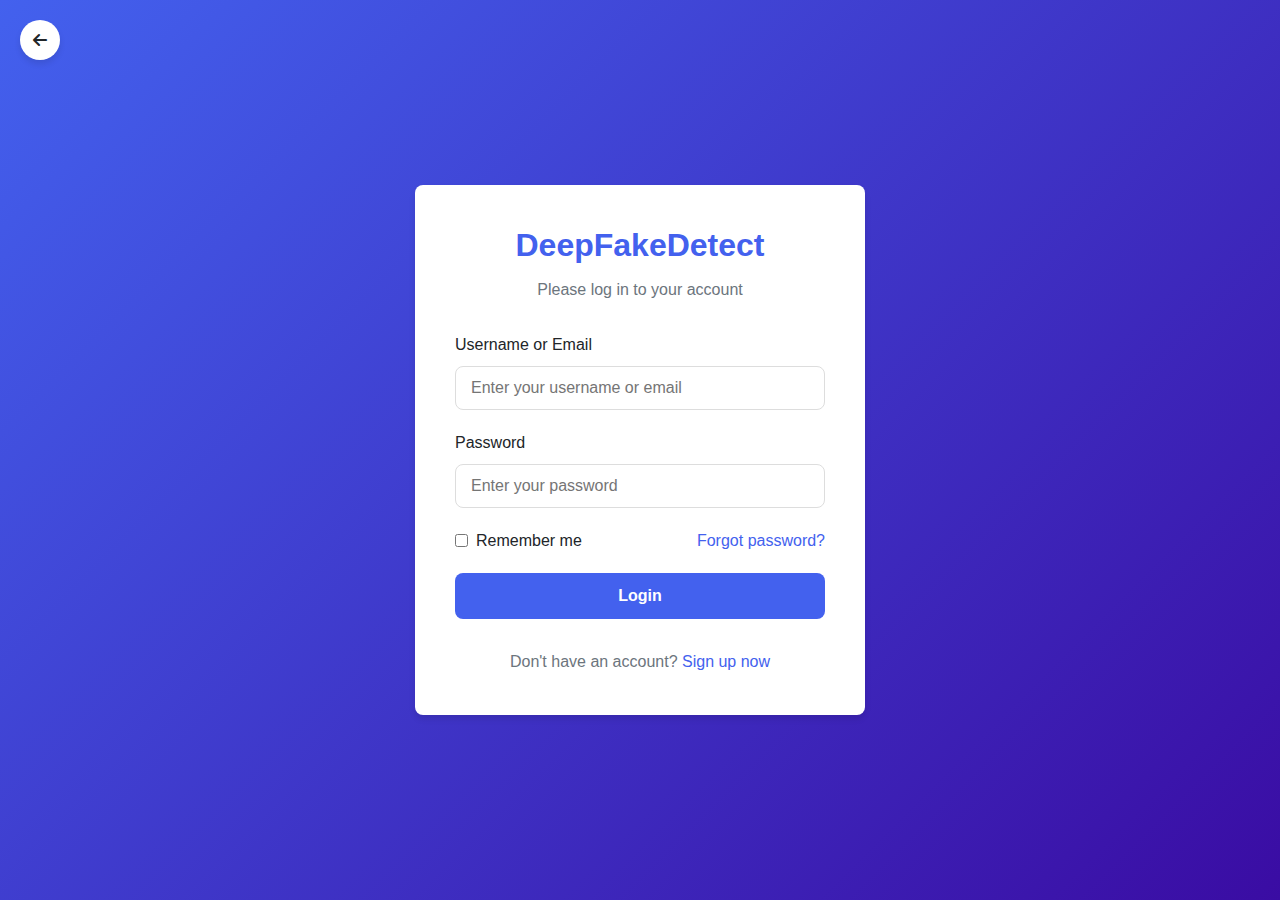
<file: login.html>
<!DOCTYPE html>
<html lang="en">
<head>
    <meta charset="UTF-8">
    <meta name="viewport" content="width=device-width, initial-scale=1.0">
    <title>Login - DeepFake Detection</title>
    <link rel="stylesheet" href="css/style.css">
    <link rel="stylesheet" href="https://cdnjs.cloudflare.com/ajax/libs/font-awesome/6.0.0/css/all.min.css">
    <style>
        .login-section {
            display: flex;
            justify-content: center;
            align-items: center;
            min-height: 100vh;
            background: linear-gradient(135deg, #4361ee 0%, #3a0ca3 100%);
            padding: 20px;
        }
        
        .login-container {
            background-color: white;
            border-radius: var(--border-radius);
            box-shadow: var(--box-shadow);
            width: 100%;
            max-width: 450px;
            padding: 40px;
        }
        
        .login-header {
            text-align: center;
            margin-bottom: 30px;
        }
        
        .login-header h1 {
            color: var(--primary-color);
            margin-bottom: 10px;
        }
        
        .login-header p {
            color: var(--gray-color);
        }
        
        .login-form .form-group {
            margin-bottom: 20px;
        }
        
        .login-form .form-group label {
            display: block;
            margin-bottom: 8px;
            font-weight: 500;
        }
        
        .login-form .form-group input {
            width: 100%;
            padding: 12px 15px;
            border: 1px solid #ddd;
            border-radius: var(--border-radius);
            font-size: 16px;
            transition: var(--transition);
        }
        
        .login-form .form-group input:focus {
            border-color: var(--primary-color);
            outline: none;
        }
        
        .login-form .options {
            display: flex;
            justify-content: space-between;
            align-items: center;
            margin-bottom: 20px;
        }
        
        .login-form .remember-me {
            display: flex;
            align-items: center;
        }
        
        .login-form .remember-me input {
            margin-right: 8px;
        }
        
        .login-form button {
            width: 100%;
            padding: 14px;
            font-size: 16px;
            font-weight: 600;
        }
        
        .login-footer {
            text-align: center;
            margin-top: 30px;
            color: var(--gray-color);
        }
        
        .login-footer a {
            color: var(--primary-color);
            font-weight: 500;
        }
        
        .go-back {
            position: absolute;
            top: 20px;
            left: 20px;
            background-color: white;
            color: var(--dark-color);
            width: 40px;
            height: 40px;
            border-radius: 50%;
            display: flex;
            justify-content: center;
            align-items: center;
            box-shadow: var(--box-shadow);
            transition: var(--transition);
        }
        
        .go-back:hover {
            transform: translateY(-3px);
        }
    </style>
</head>
<body>
    <a href="index.html" class="go-back">
        <i class="fas fa-arrow-left"></i>
    </a>
    
    <section class="login-section">
        <div class="login-container">
            <div class="login-header">
                <h1>DeepFake<span>Detect</span></h1>
                <p>Please log in to your account</p>
            </div>
            
            <form class="login-form">
                <div class="form-group">
                    <label for="username">Username or Email</label>
                    <input type="text" id="username" placeholder="Enter your username or email">
                </div>
                
                <div class="form-group">
                    <label for="password">Password</label>
                    <input type="password" id="password" placeholder="Enter your password">
                </div>
                
                <div class="options">
                    <div class="remember-me">
                        <input type="checkbox" id="remember">
                        <label for="remember">Remember me</label>
                    </div>
                    
                    <a href="#">Forgot password?</a>
                </div>
                
                <button type="submit" class="btn-primary">Login</button>
            </form>
            
            <div class="login-footer">
                <p>Don't have an account? <a href="#">Sign up now</a></p>
            </div>
        </div>
    </section>
    
    <script>
        // Simple form validation
        document.querySelector('.login-form').addEventListener('submit', function(e) {
            e.preventDefault();
            
            const username = document.getElementById('username').value;
            const password = document.getElementById('password').value;
            
            if (!username || !password) {
                alert('Please fill in all required fields');
                return;
            }
            
            // In a real application, this would send to server for verification
            // This is just for demonstration
            alert('Login functionality is under development. Please check back later!');
        });
    </script>
</body>
</html>
</file>
<file: css/style.css>
/* Global Styles */
:root {
    --primary-color: #4361ee;
    --secondary-color: #3a0ca3;
    --accent-color: #f72585;
    --light-color: #f8f9fa;
    --dark-color: #212529;
    --gray-color: #6c757d;
    --success-color: #4bb543;
    --error-color: #ff3333;
    --border-radius: 8px;
    --box-shadow: 0 4px 6px rgba(0, 0, 0, 0.1);
    --transition: all 0.3s ease;
}

* {
    margin: 0;
    padding: 0;
    box-sizing: border-box;
}

body {
    font-family: 'Segoe UI', 'Helvetica Neue', Arial, sans-serif;
    line-height: 1.6;
    color: var(--dark-color);
    background-color: #f9fafb;
}

.container {
    width: 100%;
    max-width: 1200px;
    margin: 0 auto;
    padding: 0 20px;
}

h1, h2, h3, h4, h5, h6 {
    font-weight: 600;
    line-height: 1.3;
    margin-bottom: 15px;
}

a {
    text-decoration: none;
    color: var(--primary-color);
    transition: var(--transition);
}

a:hover {
    color: var(--secondary-color);
}

img {
    max-width: 100%;
}

section {
    padding: 80px 0;
}

.btn-primary, .btn-secondary, .btn-upload, .btn-url {
    display: inline-block;
    padding: 12px 24px;
    border: none;
    border-radius: var(--border-radius);
    font-weight: 600;
    cursor: pointer;
    transition: var(--transition);
    font-size: 16px;
    text-align: center;
}

.btn-primary {
    background-color: var(--primary-color);
    color: white;
}

.btn-primary:hover {
    background-color: var(--secondary-color);
    transform: translateY(-2px);
}

.btn-secondary {
    background-color: white;
    color: var(--primary-color);
    border: 2px solid var(--primary-color);
}

.btn-secondary:hover {
    background-color: var(--primary-color);
    color: white;
    transform: translateY(-2px);
}

.btn-upload, .btn-url {
    background-color: var(--primary-color);
    color: white;
    padding: 10px 20px;
}

/* Navigation Bar */
header {
    background-color: white;
    box-shadow: 0 2px 10px rgba(0, 0, 0, 0.1);
    position: fixed;
    width: 100%;
    top: 0;
    left: 0;
    z-index: 100;
}

header .container {
    display: flex;
    justify-content: space-between;
    align-items: center;
    padding: 20px;
}

.logo h1 {
    font-size: 24px;
    margin: 0;
    color: var(--primary-color);
}

.logo span {
    color: var(--accent-color);
}

nav ul {
    display: flex;
    list-style: none;
}

nav ul li {
    margin-left: 25px;
}

nav ul li a {
    color: var(--dark-color);
    font-weight: 500;
}

nav ul li a:hover {
    color: var(--primary-color);
}

nav ul li a.btn-primary {
    color: white;
    padding: 8px 16px;
}

/* Hero Section */
.hero {
    background: linear-gradient(135deg, #4361ee 0%, #3a0ca3 100%);
    color: white;
    padding: 140px 0 80px;
    text-align: center;
}

.hero-content {
    max-width: 800px;
    margin: 0 auto;
}

.hero h2 {
    font-size: 42px;
    margin-bottom: 15px;
}

.hero h3 {
    font-size: 24px;
    font-weight: 400;
    margin-bottom: 20px;
}

.hero p {
    font-size: 18px;
    margin-bottom: 40px;
    opacity: 0.9;
}

.hero .highlight {
    color: var(--accent-color);
    font-weight: 700;
}

/* Upload Container */
.upload-container {
    background-color: white;
    border-radius: var(--border-radius);
    padding: 30px;
    max-width: 700px;
    margin: 0 auto;
    box-shadow: var(--box-shadow);
}

.upload-box {
    border: 2px dashed #ccc;
    border-radius: var(--border-radius);
    padding: 40px;
    text-align: center;
    margin-bottom: 20px;
    transition: var(--transition);
}

.upload-box:hover {
    border-color: var(--primary-color);
}

.upload-box i {
    font-size: 48px;
    color: var(--primary-color);
    margin-bottom: 15px;
}

.upload-box p {
    margin-bottom: 20px;
    color: var(--gray-color);
}

.upload-box input[type="file"] {
    display: none;
}

.or-divider {
    display: flex;
    align-items: center;
    color: var(--gray-color);
    margin: 20px 0;
}

.or-divider::before,
.or-divider::after {
    content: "";
    flex: 1;
    border-bottom: 1px solid #ddd;
}

.or-divider span {
    padding: 0 10px;
}

.url-input {
    display: flex;
    margin-top: 20px;
}

.url-input input {
    flex: 1;
    padding: 12px 15px;
    border: 1px solid #ddd;
    border-radius: var(--border-radius) 0 0 var(--border-radius);
    font-size: 16px;
}

.url-input button {
    border-radius: 0 var(--border-radius) var(--border-radius) 0;
}

/* Features Section */
.features {
    background-color: white;
}

.features h2, .how-it-works h2, .use-cases h2, .testimonials h2, .pricing h2, .blog h2, .contact h2, .papers h2, .about-us h2 {
    text-align: center;
    font-size: 32px;
    margin-bottom: 50px;
}

.feature-grid {
    display: grid;
    grid-template-columns: repeat(auto-fit, minmax(250px, 1fr));
    gap: 30px;
}

.feature-card {
    background-color: #f8f9fa;
    padding: 30px;
    border-radius: var(--border-radius);
    text-align: center;
    transition: var(--transition);
}

.feature-card:hover {
    transform: translateY(-10px);
    box-shadow: var(--box-shadow);
}

.feature-card i {
    font-size: 36px;
    color: var(--primary-color);
    margin-bottom: 20px;
}

.feature-card h3 {
    font-size: 20px;
    margin-bottom: 15px;
}

/* How It Works Section */
.how-it-works {
    background-color: #f8f9fa;
}

.steps {
    display: flex;
    justify-content: space-between;
    max-width: 900px;
    margin: 0 auto;
}

.step {
    text-align: center;
    padding: 0 20px;
    flex: 1;
}

.step-number {
    display: flex;
    align-items: center;
    justify-content: center;
    width: 60px;
    height: 60px;
    background-color: var(--primary-color);
    color: white;
    border-radius: 50%;
    font-size: 24px;
    font-weight: bold;
    margin: 0 auto 20px;
}

/* Use Cases Section */
.case-grid {
    display: grid;
    grid-template-columns: repeat(auto-fit, minmax(250px, 1fr));
    gap: 30px;
}

.case-card {
    background-color: white;
    padding: 30px;
    border-radius: var(--border-radius);
    text-align: center;
    box-shadow: var(--box-shadow);
    transition: var(--transition);
}

.case-card:hover {
    transform: translateY(-5px);
}

.case-card i {
    font-size: 36px;
    color: var(--accent-color);
    margin-bottom: 20px;
}

/* Research Papers Section */
.papers {
    background-color: #f8f9fa;
}

.paper-grid {
    display: grid;
    grid-template-columns: repeat(auto-fit, minmax(300px, 1fr));
    gap: 30px;
    max-width: 1100px;
    margin: 0 auto;
}

.paper-card {
    background-color: white;
    border-radius: var(--border-radius);
    overflow: hidden;
    box-shadow: var(--box-shadow);
    transition: var(--transition);
}

.paper-card:hover {
    transform: translateY(-10px);
}

.paper-image {
    height: 200px;
    overflow: hidden;
}

.paper-image img {
    width: 100%;
    height: 100%;
    object-fit: cover;
    transition: var(--transition);
}

.paper-card:hover .paper-image img {
    transform: scale(1.05);
}

.paper-content {
    padding: 25px;
}

.paper-content h3 {
    font-size: 18px;
    margin-bottom: 15px;
    line-height: 1.4;
}

.paper-content p {
    color: var(--gray-color);
    margin-bottom: 20px;
    font-size: 14px;
}

.paper-content .read-more {
    display: inline-block;
    font-weight: 600;
    color: var(--primary-color);
}

/* About Us Section */
.about-us {
    background-color: white;
}

.about-content {
    max-width: 900px;
    margin: 0 auto;
    line-height: 1.8;
}

.about-content p {
    margin-bottom: 30px;
    font-size: 16px;
}

.about-address {
    background-color: #f8f9fa;
    padding: 25px;
    border-radius: var(--border-radius);
    margin-top: 30px;
}

.about-address h3 {
    margin-bottom: 15px;
    font-size: 18px;
}

.about-address p {
    margin-bottom: 10px;
}

/* Testimonials Section */
.testimonials {
    background: linear-gradient(135deg, #f8f9fa 0%, #e9ecef 100%);
}

.testimonial-slider {
    max-width: 800px;
    margin: 0 auto;
}

.testimonial {
    background-color: white;
    padding: 30px;
    border-radius: var(--border-radius);
    box-shadow: var(--box-shadow);
    margin: 10px;
}

.testimonial p {
    font-style: italic;
    margin-bottom: 20px;
    font-size: 18px;
}

.author {
    display: flex;
    align-items: center;
}

.author img {
    width: 60px;
    height: 60px;
    border-radius: 50%;
    margin-right: 15px;
    object-fit: cover;
}

.author-info h4 {
    margin-bottom: 5px;
}

.author-info p {
    margin: 0;
    color: var(--gray-color);
    font-style: normal;
    font-size: 14px;
}

/* Pricing Section */
.pricing-grid {
    display: grid;
    grid-template-columns: repeat(auto-fit, minmax(300px, 1fr));
    gap: 30px;
    max-width: 1100px;
    margin: 0 auto;
}

.pricing-card {
    background-color: white;
    border-radius: var(--border-radius);
    padding: 40px 30px;
    text-align: center;
    box-shadow: var(--box-shadow);
    position: relative;
    transition: var(--transition);
}

.pricing-card:hover {
    transform: translateY(-10px);
}

.pricing-card.featured {
    border: 2px solid var(--primary-color);
    transform: scale(1.05);
}

.pricing-card.featured:hover {
    transform: scale(1.05) translateY(-10px);
}

.popular {
    position: absolute;
    top: -15px;
    left: 50%;
    transform: translateX(-50%);
    background-color: var(--accent-color);
    color: white;
    padding: 5px 15px;
    border-radius: 20px;
    font-size: 14px;
    font-weight: 600;
}

.price {
    font-size: 42px;
    font-weight: 700;
    margin: 20px 0;
    color: var(--primary-color);
}

.price span {
    font-size: 16px;
    font-weight: 400;
    color: var(--gray-color);
}

.pricing-card ul {
    list-style: none;
    margin: 30px 0;
}

.pricing-card ul li {
    margin: 15px 0;
    display: flex;
    align-items: center;
    justify-content: center;
}

.pricing-card ul li i {
    margin-right: 10px;
}

.pricing-card ul li i.fa-check {
    color: var(--success-color);
}

.pricing-card ul li i.fa-times {
    color: var(--error-color);
}

/* Blog Section */
.blog-grid {
    display: grid;
    grid-template-columns: repeat(auto-fit, minmax(300px, 1fr));
    gap: 30px;
}

.blog-card {
    background-color: white;
    border-radius: var(--border-radius);
    overflow: hidden;
    box-shadow: var(--box-shadow);
    transition: var(--transition);
}

.blog-card:hover {
    transform: translateY(-10px);
}

.blog-card img {
    width: 100%;
    height: 200px;
    object-fit: cover;
}

.blog-content {
    padding: 20px;
}

.date {
    display: block;
    color: var(--gray-color);
    margin-bottom: 10px;
    font-size: 14px;
}

.blog-content h3 {
    font-size: 20px;
    margin-bottom: 10px;
}

.blog-content p {
    margin-bottom: 15px;
    color: var(--gray-color);
}

.read-more {
    color: var(--primary-color);
    font-weight: 600;
}

/* Contact Section */
.contact {
    background-color: #f8f9fa;
}

.contact-content {
    display: grid;
    grid-template-columns: 1fr 2fr;
    gap: 50px;
}

.contact-info {
    display: flex;
    flex-direction: column;
    justify-content: center;
}

.info-item {
    display: flex;
    align-items: center;
    margin-bottom: 25px;
}

.info-item i {
    font-size: 24px;
    color: var(--primary-color);
    margin-right: 15px;
}

.contact-form {
    background-color: white;
    padding: 30px;
    border-radius: var(--border-radius);
    box-shadow: var(--box-shadow);
}

.form-group {
    margin-bottom: 20px;
}

.form-group input, .form-group select, .form-group textarea {
    width: 100%;
    padding: 12px 15px;
    border: 1px solid #ddd;
    border-radius: var(--border-radius);
    font-size: 16px;
    transition: var(--transition);
}

.form-group input:focus, .form-group select:focus, .form-group textarea:focus {
    border-color: var(--primary-color);
    outline: none;
}

.form-group textarea {
    height: 150px;
    resize: vertical;
}

/* Footer Section */
footer {
    background-color: var(--dark-color);
    color: white;
    padding: 60px 0 20px;
}

.footer-grid {
    display: grid;
    grid-template-columns: repeat(auto-fit, minmax(200px, 1fr));
    gap: 40px;
    margin-bottom: 40px;
}

.footer-col h3, .footer-col h4 {
    margin-bottom: 20px;
    color: white;
}

.footer-col p {
    color: rgba(255, 255, 255, 0.7);
    margin-bottom: 20px;
}

.social-icons {
    display: flex;
}

.social-icons a {
    display: flex;
    align-items: center;
    justify-content: center;
    width: 40px;
    height: 40px;
    background-color: rgba(255, 255, 255, 0.1);
    border-radius: 50%;
    margin-right: 10px;
    color: white;
    transition: var(--transition);
}

.social-icons a:hover {
    background-color: var(--primary-color);
    transform: translateY(-3px);
}

.footer-col ul {
    list-style: none;
}

.footer-col ul li {
    margin-bottom: 10px;
}

.footer-col ul li a {
    color: rgba(255, 255, 255, 0.7);
}

.footer-col ul li a:hover {
    color: white;
}

.footer-bottom {
    display: flex;
    justify-content: space-between;
    align-items: center;
    padding-top: 20px;
    border-top: 1px solid rgba(255, 255, 255, 0.1);
}

.footer-bottom p {
    color: rgba(255, 255, 255, 0.7);
}

.footer-links a {
    color: rgba(255, 255, 255, 0.7);
    margin-left: 20px;
}

.footer-links a:hover {
    color: white;
}

/* Responsive Design */
@media (max-width: 992px) {
    .steps {
        flex-direction: column;
        gap: 30px;
    }
    
    .contact-content {
        grid-template-columns: 1fr;
    }
    
    .pricing-card.featured {
        transform: scale(1);
    }
    
    .pricing-card.featured:hover {
        transform: translateY(-10px);
    }
}

@media (max-width: 768px) {
    header .container {
        flex-direction: column;
    }
    
    nav ul {
        margin-top: 20px;
        flex-wrap: wrap;
        justify-content: center;
    }
    
    nav ul li {
        margin: 5px 10px;
    }
    
    .hero {
        padding: 180px 0 60px;
    }
    
    .hero h2 {
        font-size: 32px;
    }
    
    .footer-bottom {
        flex-direction: column;
        text-align: center;
    }
    
    .footer-links {
        margin-top: 15px;
    }
    
    .footer-links a {
        margin: 0 10px;
    }
}

@media (max-width: 576px) {
    section {
        padding: 60px 0;
    }
    
    .feature-grid, .case-grid, .blog-grid, .pricing-grid, .paper-grid {
        grid-template-columns: 1fr;
    }
    
    .url-input {
        flex-direction: column;
    }
    
    .url-input input {
        border-radius: var(--border-radius);
        margin-bottom: 10px;
    }
    
    .url-input button {
        border-radius: var(--border-radius);
    }
}
</file>
